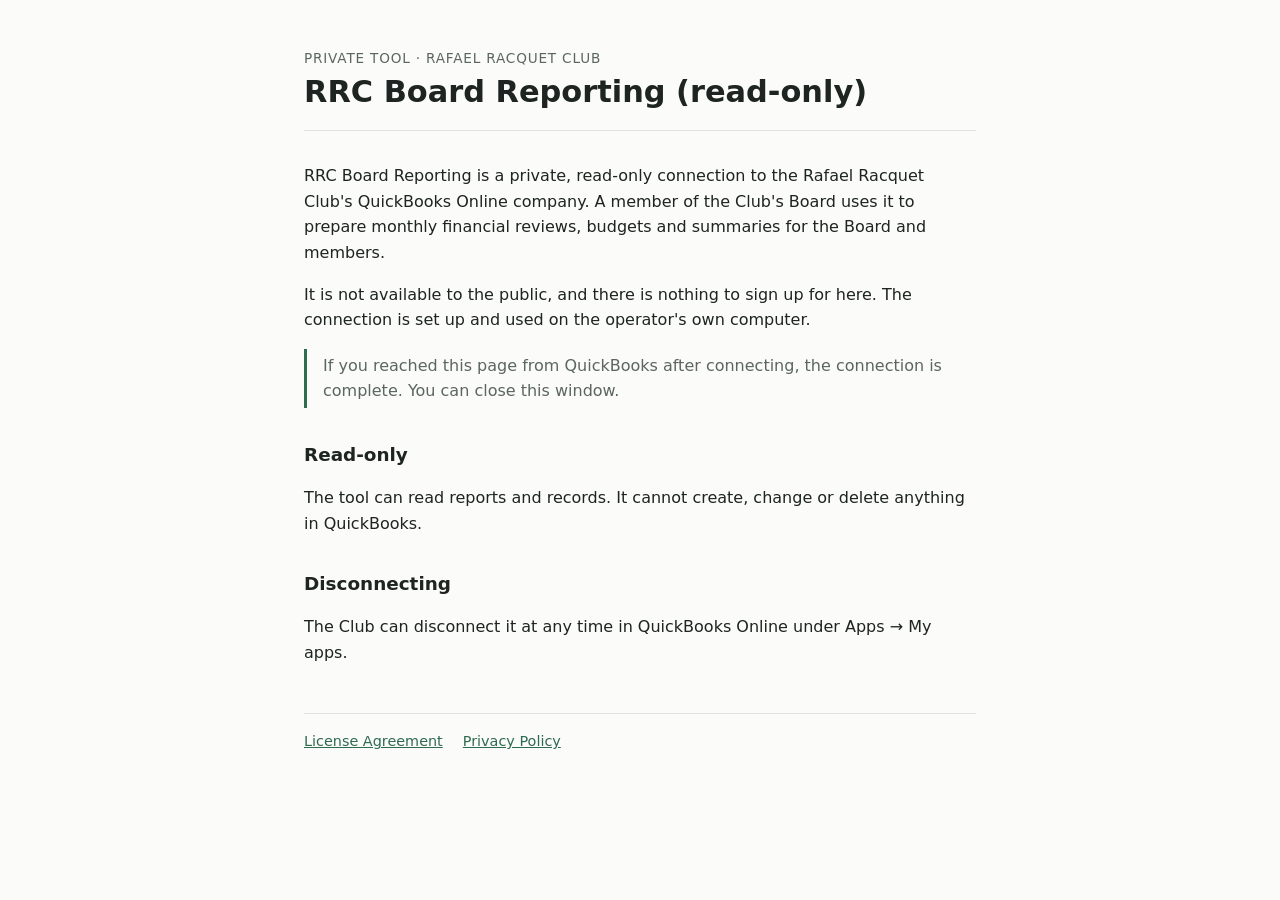
<file: index.html>
<!doctype html>
<html lang="en">
<head>
<meta charset="utf-8">
<meta name="viewport" content="width=device-width, initial-scale=1">
<title>RRC Board Reporting</title>
<link rel="stylesheet" href="style.css">
</head>
<body>
<main>
<header>
  <p class="eyebrow">Private tool · Rafael Racquet Club</p>
  <h1>RRC Board Reporting (read-only)</h1>
</header>

<p>RRC Board Reporting is a private, read-only connection to the Rafael Racquet Club's QuickBooks Online company. A member of the Club's Board uses it to prepare monthly financial reviews, budgets and summaries for the Board and members.</p>

<p>It is not available to the public, and there is nothing to sign up for here. The connection is set up and used on the operator's own computer.</p>

<p class="note">If you reached this page from QuickBooks after connecting, the connection is complete. You can close this window.</p>

<h2>Read-only</h2>
<p>The tool can read reports and records. It cannot create, change or delete anything in QuickBooks.</p>

<h2>Disconnecting</h2>
<p>The Club can disconnect it at any time in QuickBooks Online under Apps &rarr; My apps.</p>

<nav><a href="eula.html">License Agreement</a><a href="privacy.html">Privacy Policy</a></nav>
</main>
</body>
</html>
</file>
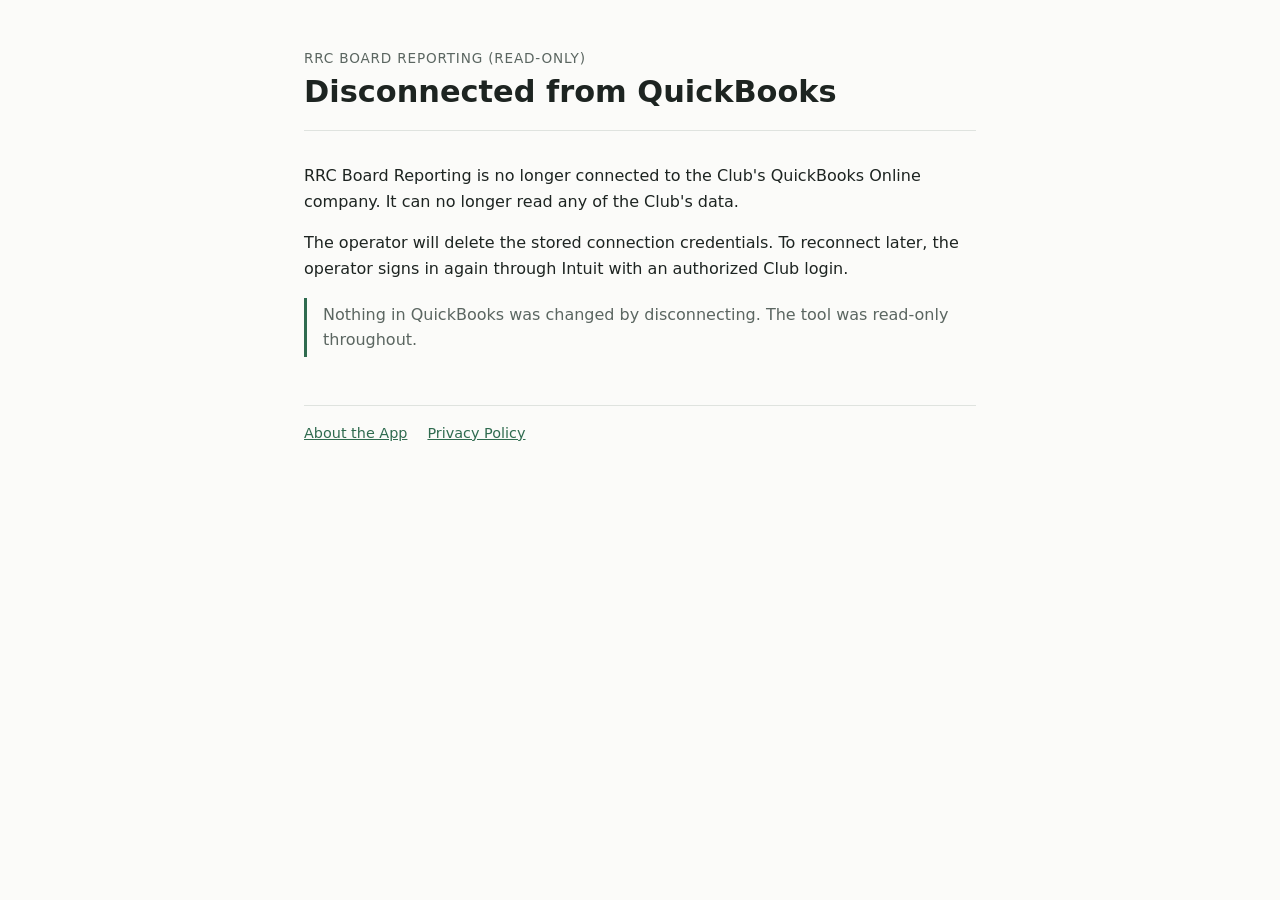
<file: disconnected.html>
<!doctype html>
<html lang="en">
<head>
<meta charset="utf-8">
<meta name="viewport" content="width=device-width, initial-scale=1">
<title>RRC Board Reporting – Disconnected</title>
<link rel="stylesheet" href="style.css">
</head>
<body>
<main>
<header>
  <p class="eyebrow">RRC Board Reporting (read-only)</p>
  <h1>Disconnected from QuickBooks</h1>
</header>

<p>RRC Board Reporting is no longer connected to the Club's QuickBooks Online company. It can no longer read any of the Club's data.</p>

<p>The operator will delete the stored connection credentials. To reconnect later, the operator signs in again through Intuit with an authorized Club login.</p>

<p class="note">Nothing in QuickBooks was changed by disconnecting. The tool was read-only throughout.</p>

<nav><a href="index.html">About the App</a><a href="privacy.html">Privacy Policy</a></nav>
</main>
</body>
</html>
</file>
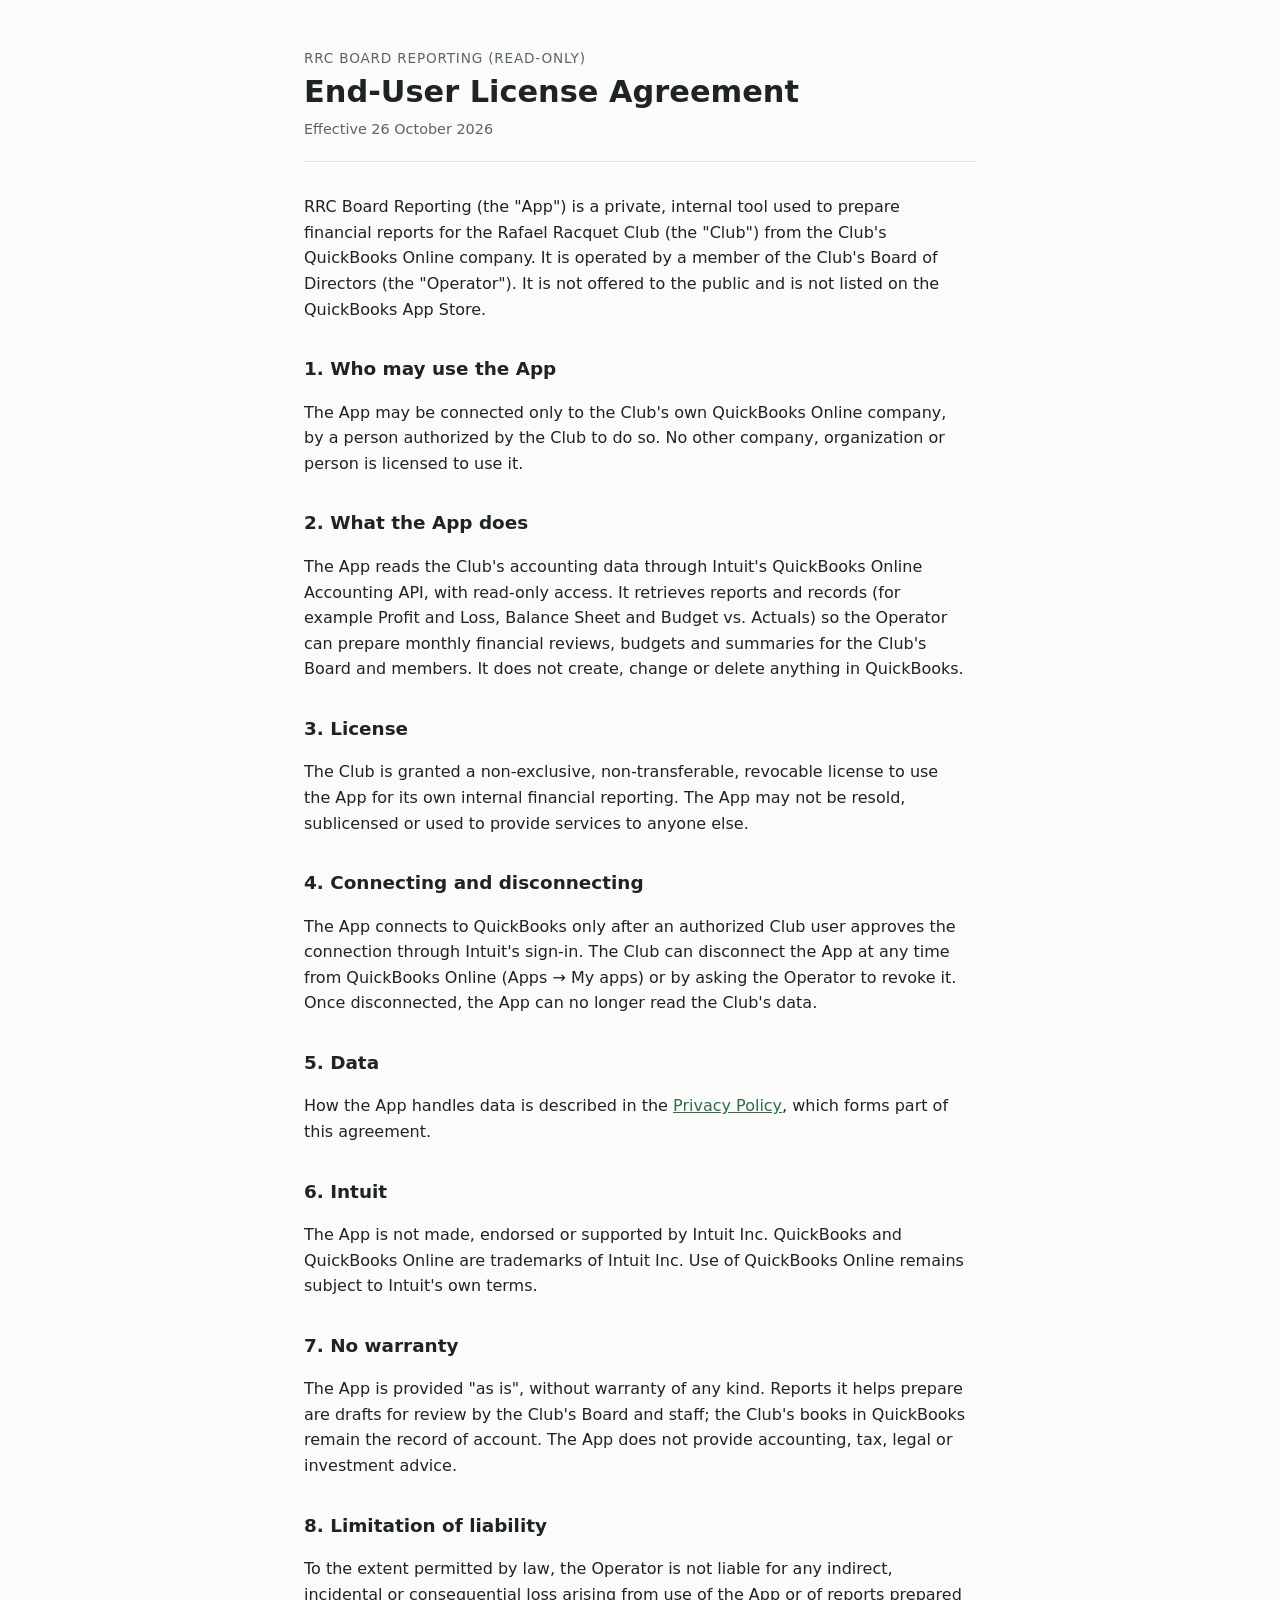
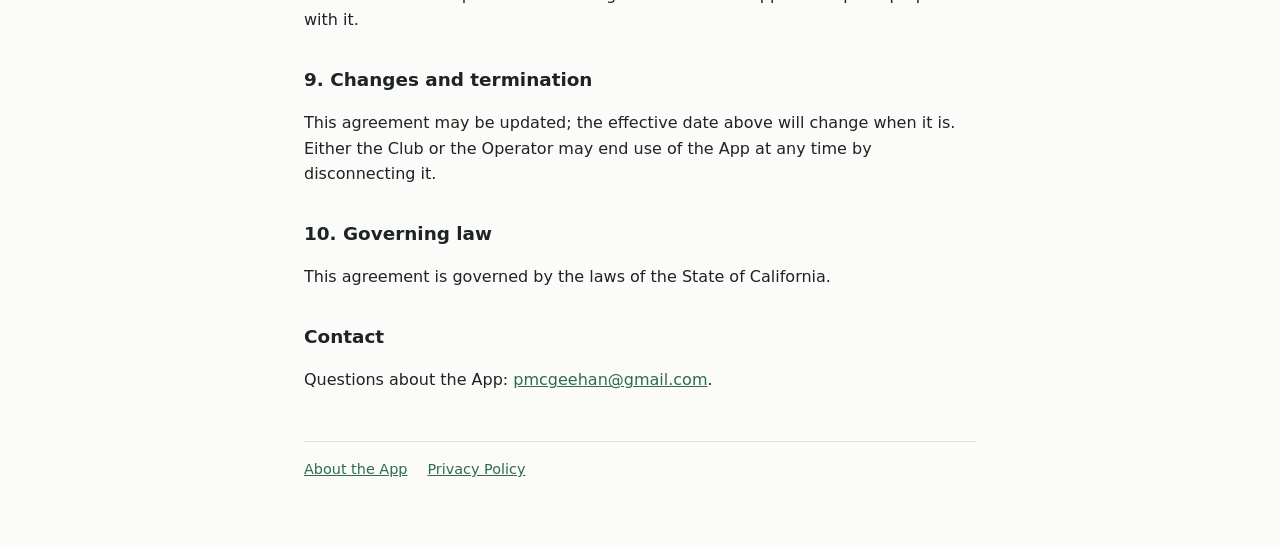
<file: eula.html>
<!doctype html>
<html lang="en">
<head>
<meta charset="utf-8">
<meta name="viewport" content="width=device-width, initial-scale=1">
<title>RRC Board Reporting – License Agreement</title>
<link rel="stylesheet" href="style.css">
</head>
<body>
<main>
<header>
  <p class="eyebrow">RRC Board Reporting (read-only)</p>
  <h1>End-User License Agreement</h1>
  <p class="meta">Effective 26 October 2026</p>
</header>

<p>RRC Board Reporting (the "App") is a private, internal tool used to prepare financial reports for the Rafael Racquet Club (the "Club") from the Club's QuickBooks Online company. It is operated by a member of the Club's Board of Directors (the "Operator"). It is not offered to the public and is not listed on the QuickBooks App Store.</p>

<h2>1. Who may use the App</h2>
<p>The App may be connected only to the Club's own QuickBooks Online company, by a person authorized by the Club to do so. No other company, organization or person is licensed to use it.</p>

<h2>2. What the App does</h2>
<p>The App reads the Club's accounting data through Intuit's QuickBooks Online Accounting API, with read-only access. It retrieves reports and records (for example Profit and Loss, Balance Sheet and Budget vs. Actuals) so the Operator can prepare monthly financial reviews, budgets and summaries for the Club's Board and members. It does not create, change or delete anything in QuickBooks.</p>

<h2>3. License</h2>
<p>The Club is granted a non-exclusive, non-transferable, revocable license to use the App for its own internal financial reporting. The App may not be resold, sublicensed or used to provide services to anyone else.</p>

<h2>4. Connecting and disconnecting</h2>
<p>The App connects to QuickBooks only after an authorized Club user approves the connection through Intuit's sign-in. The Club can disconnect the App at any time from QuickBooks Online (Apps &rarr; My apps) or by asking the Operator to revoke it. Once disconnected, the App can no longer read the Club's data.</p>

<h2>5. Data</h2>
<p>How the App handles data is described in the <a href="privacy.html">Privacy Policy</a>, which forms part of this agreement.</p>

<h2>6. Intuit</h2>
<p>The App is not made, endorsed or supported by Intuit Inc. QuickBooks and QuickBooks Online are trademarks of Intuit Inc. Use of QuickBooks Online remains subject to Intuit's own terms.</p>

<h2>7. No warranty</h2>
<p>The App is provided "as is", without warranty of any kind. Reports it helps prepare are drafts for review by the Club's Board and staff; the Club's books in QuickBooks remain the record of account. The App does not provide accounting, tax, legal or investment advice.</p>

<h2>8. Limitation of liability</h2>
<p>To the extent permitted by law, the Operator is not liable for any indirect, incidental or consequential loss arising from use of the App or of reports prepared with it.</p>

<h2>9. Changes and termination</h2>
<p>This agreement may be updated; the effective date above will change when it is. Either the Club or the Operator may end use of the App at any time by disconnecting it.</p>

<h2>10. Governing law</h2>
<p>This agreement is governed by the laws of the State of California.</p>

<h2>Contact</h2>
<p>Questions about the App: <a href="mailto:pmcgeehan@gmail.com">pmcgeehan@gmail.com</a>.</p>

<nav><a href="index.html">About the App</a><a href="privacy.html">Privacy Policy</a></nav>
</main>
</body>
</html>
</file>
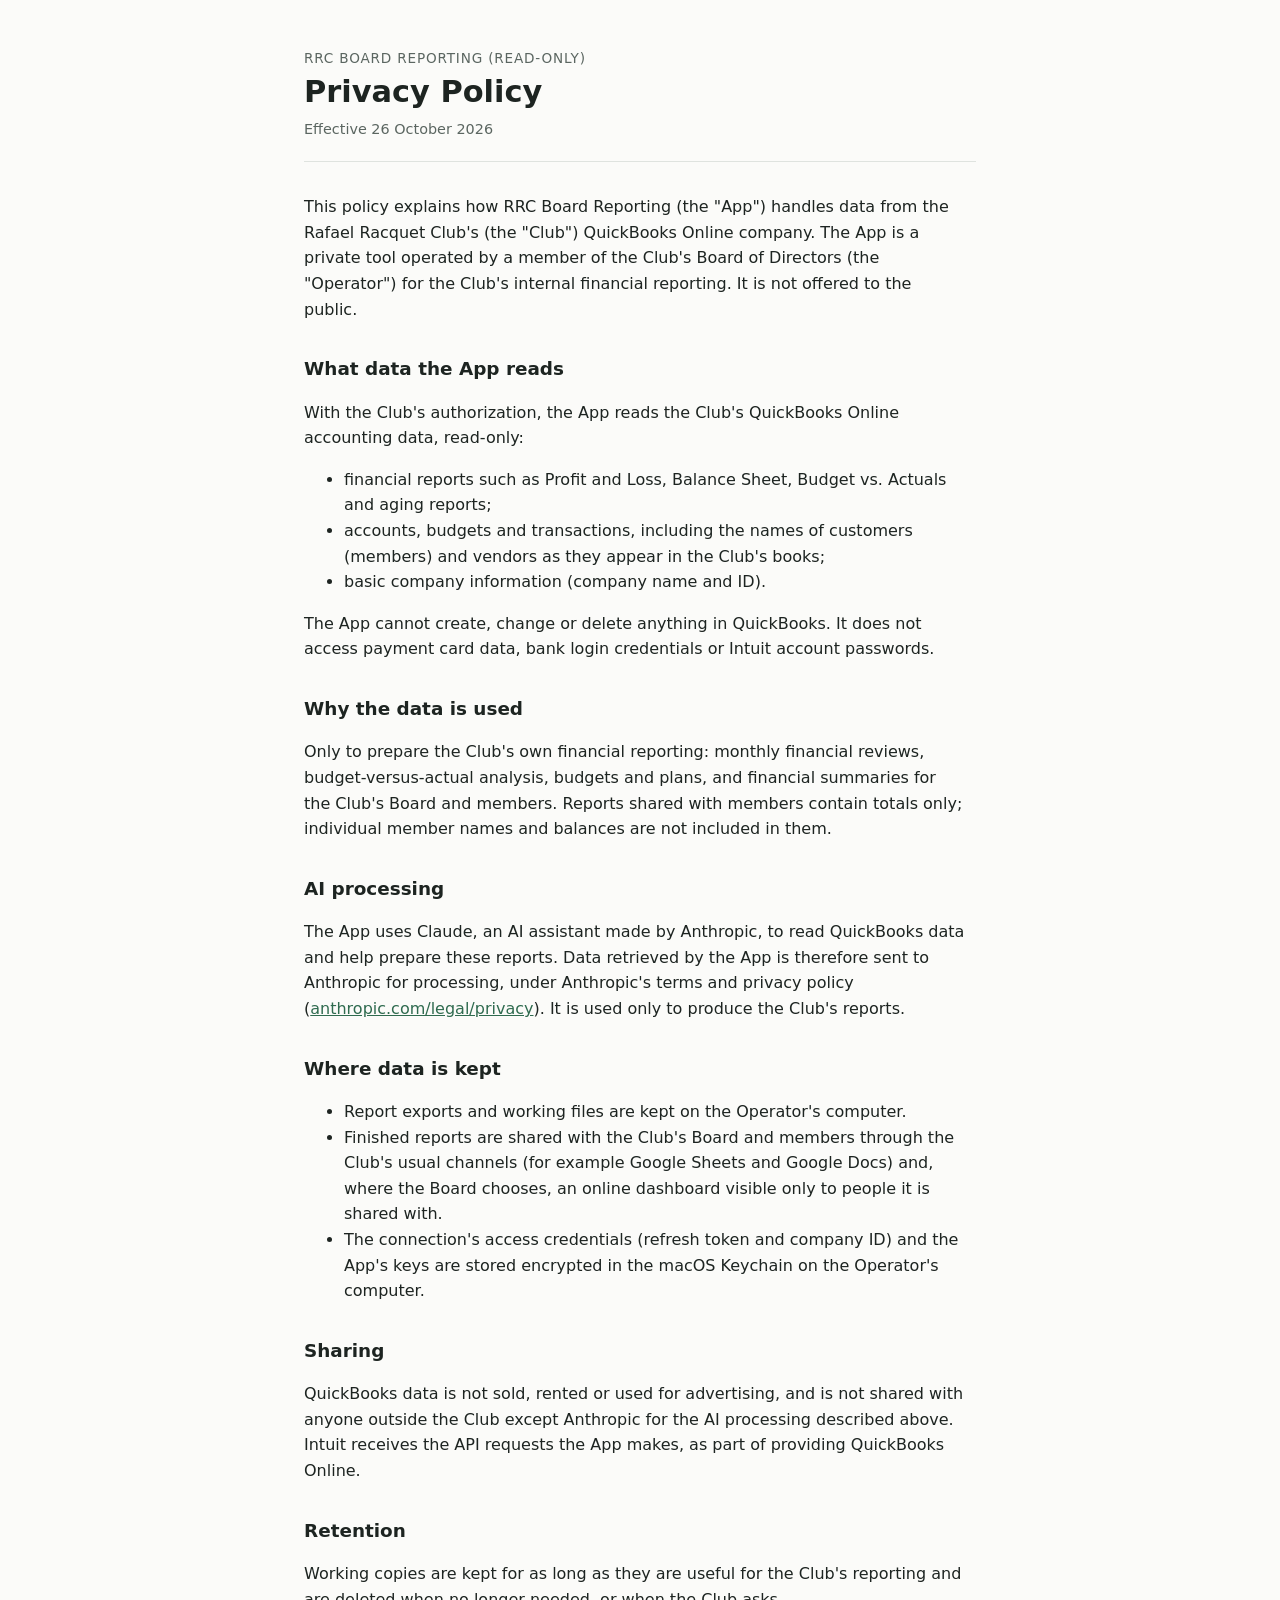
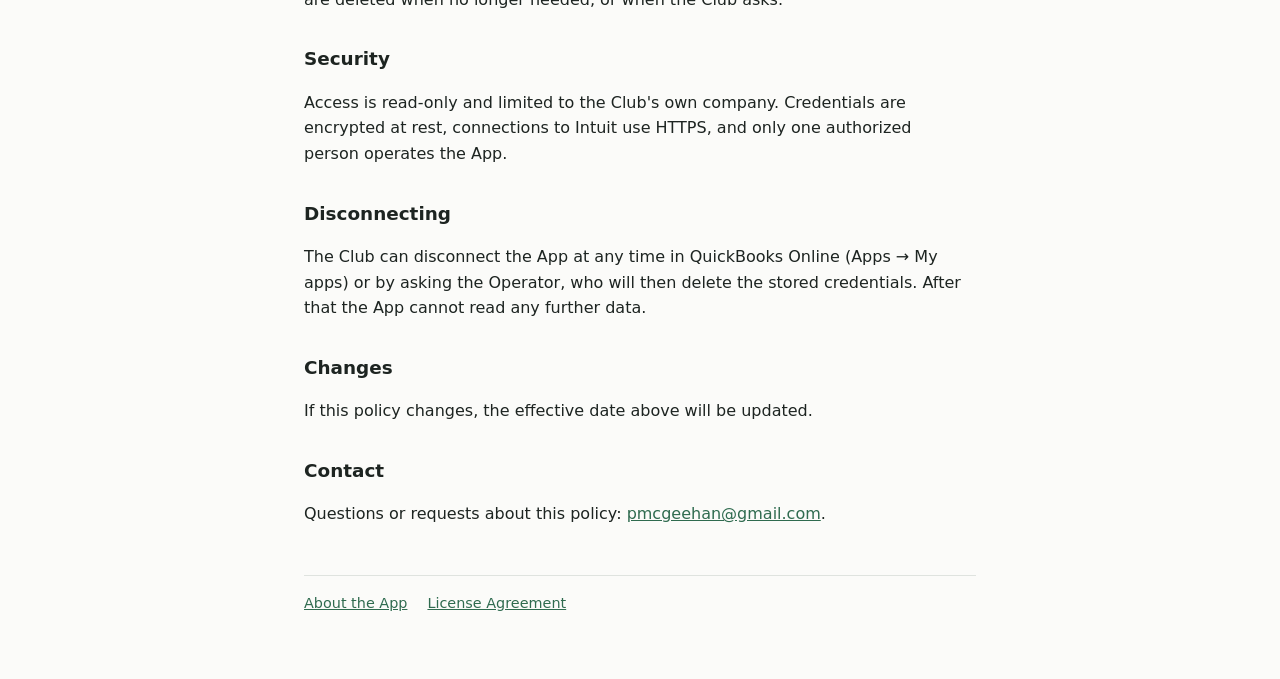
<file: privacy.html>
<!doctype html>
<html lang="en">
<head>
<meta charset="utf-8">
<meta name="viewport" content="width=device-width, initial-scale=1">
<title>RRC Board Reporting – Privacy Policy</title>
<link rel="stylesheet" href="style.css">
</head>
<body>
<main>
<header>
  <p class="eyebrow">RRC Board Reporting (read-only)</p>
  <h1>Privacy Policy</h1>
  <p class="meta">Effective 26 October 2026</p>
</header>

<p>This policy explains how RRC Board Reporting (the "App") handles data from the Rafael Racquet Club's (the "Club") QuickBooks Online company. The App is a private tool operated by a member of the Club's Board of Directors (the "Operator") for the Club's internal financial reporting. It is not offered to the public.</p>

<h2>What data the App reads</h2>
<p>With the Club's authorization, the App reads the Club's QuickBooks Online accounting data, read-only:</p>
<ul>
  <li>financial reports such as Profit and Loss, Balance Sheet, Budget vs. Actuals and aging reports;</li>
  <li>accounts, budgets and transactions, including the names of customers (members) and vendors as they appear in the Club's books;</li>
  <li>basic company information (company name and ID).</li>
</ul>
<p>The App cannot create, change or delete anything in QuickBooks. It does not access payment card data, bank login credentials or Intuit account passwords.</p>

<h2>Why the data is used</h2>
<p>Only to prepare the Club's own financial reporting: monthly financial reviews, budget-versus-actual analysis, budgets and plans, and financial summaries for the Club's Board and members. Reports shared with members contain totals only; individual member names and balances are not included in them.</p>

<h2>AI processing</h2>
<p>The App uses Claude, an AI assistant made by Anthropic, to read QuickBooks data and help prepare these reports. Data retrieved by the App is therefore sent to Anthropic for processing, under Anthropic's terms and privacy policy (<a href="https://www.anthropic.com/legal/privacy">anthropic.com/legal/privacy</a>). It is used only to produce the Club's reports.</p>

<h2>Where data is kept</h2>
<ul>
  <li>Report exports and working files are kept on the Operator's computer.</li>
  <li>Finished reports are shared with the Club's Board and members through the Club's usual channels (for example Google Sheets and Google Docs) and, where the Board chooses, an online dashboard visible only to people it is shared with.</li>
  <li>The connection's access credentials (refresh token and company ID) and the App's keys are stored encrypted in the macOS Keychain on the Operator's computer.</li>
</ul>

<h2>Sharing</h2>
<p>QuickBooks data is not sold, rented or used for advertising, and is not shared with anyone outside the Club except Anthropic for the AI processing described above. Intuit receives the API requests the App makes, as part of providing QuickBooks Online.</p>

<h2>Retention</h2>
<p>Working copies are kept for as long as they are useful for the Club's reporting and are deleted when no longer needed, or when the Club asks.</p>

<h2>Security</h2>
<p>Access is read-only and limited to the Club's own company. Credentials are encrypted at rest, connections to Intuit use HTTPS, and only one authorized person operates the App.</p>

<h2>Disconnecting</h2>
<p>The Club can disconnect the App at any time in QuickBooks Online (Apps &rarr; My apps) or by asking the Operator, who will then delete the stored credentials. After that the App cannot read any further data.</p>

<h2>Changes</h2>
<p>If this policy changes, the effective date above will be updated.</p>

<h2>Contact</h2>
<p>Questions or requests about this policy: <a href="mailto:pmcgeehan@gmail.com">pmcgeehan@gmail.com</a>.</p>

<nav><a href="index.html">About the App</a><a href="eula.html">License Agreement</a></nav>
</main>
</body>
</html>
</file>
<file: style.css>
:root { --bg: #fbfbf9; --fg: #1d2421; --muted: #5b6661; --line: #dfe3df; --accent: #2f6b4f; color-scheme: light; }
@media (prefers-color-scheme: dark) { :root { --bg: #151a18; --fg: #e8ece9; --muted: #a3ada8; --line: #2c3430; --accent: #7fc4a2; color-scheme: dark; } }
* { box-sizing: border-box; }
body { margin: 0; background: var(--bg); color: var(--fg); font: 16px/1.6 "Source Sans 3", "Segoe UI", system-ui, -apple-system, sans-serif; }
main { max-width: 44rem; margin: 0 auto; padding: 3rem max(16px, env(safe-area-inset-left, 0px)) 4rem max(16px, env(safe-area-inset-right, 0px)); }
header { border-bottom: 1px solid var(--line); padding-bottom: 1.25rem; margin-bottom: 2rem; }
.eyebrow { margin: 0 0 .25rem; color: var(--muted); font-size: .85rem; letter-spacing: .06em; text-transform: uppercase; }
h1 { margin: 0; font-size: 1.9rem; line-height: 1.2; text-wrap: balance; }
h2 { margin: 2rem 0 .5rem; font-size: 1.15rem; }
p, li { max-width: 65ch; }
.meta { color: var(--muted); font-size: .9rem; margin: .5rem 0 0; }
a { color: var(--accent); }
a:focus-visible { outline: 2px solid var(--accent); outline-offset: 2px; }
nav { margin-top: 3rem; border-top: 1px solid var(--line); padding-top: 1rem; font-size: .9rem; display: flex; gap: 1.25rem; flex-wrap: wrap; }
.note { border-left: 3px solid var(--accent); padding: .25rem 0 .25rem 1rem; color: var(--muted); }
</file>
